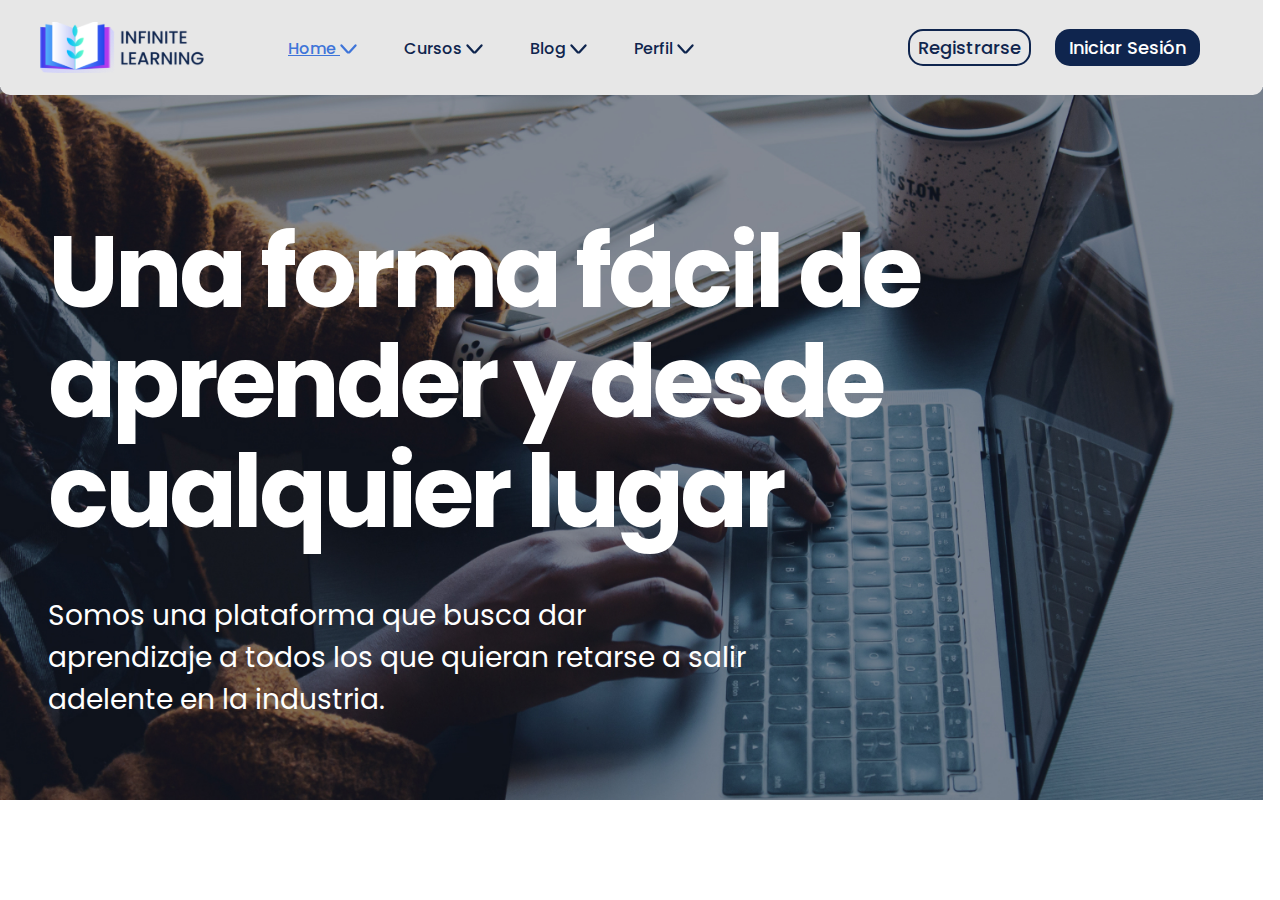
<file: pages/index.html>
<!DOCTYPE html>
<html lang="es">
<head>
  <meta charset="UTF-8">
  <meta http-equiv="X-UA-Compatible" content="IE=edge">
  <meta name="viewport" content="width=device-width, initial-scale=1.0">
  <link rel="preconnect" href="https://fonts.googleapis.com">
  <link rel="preconnect" href="https://fonts.gstatic.com" crossorigin>
  <link href="https://fonts.googleapis.com/css2?family=Poppins:wght@400;500;600;700&display=swap" rel="stylesheet">
  <link rel="stylesheet" href="../sass/styles.css"/>
  <title>Home</title>
</head>
<body>
  <header class="header header--background">
    <img class="header__logo" src="../images/logo-proyecto.svg" alt="">
    <nav>
      <a class="header__a header__a--press" href="../pages/home.html">Home <img class="header__arrow" src="../images/arrow-lightblue.svg" alt=""></a>
      <a class="header__a" href="../pages/curses.html">Cursos <img class="header__arrow" src="../images/arrow-blue.svg" alt=""></a>
      <a class="header__a" href="../pages/blog.html">Blog <img class="header__arrow" src="../images/arrow-blue.svg" alt=""></a>
      <a class="header__a" href="../pages/profile.html">Perfil <img class="header__arrow" src="../images/arrow-blue.svg" alt=""></a>
      <a class="header__sign-in" href="#">Registrarse</a>
      <a class="header__log-in" href="#">Iniciar Sesión</a>
    </nav>
  </header>
  <body>
    <h1 class="home__h1">Una forma fácil de aprender y desde cualquier lugar</h1>
    <p class="home__p">Somos una plataforma que busca dar <br> aprendizaje a todos los que quieran retarse a salir <br> adelente en la industria.</p>
    <img class="home__img" src="../images/home-img.jpg" alt="">
  </body>
</body>
</html>
</file>
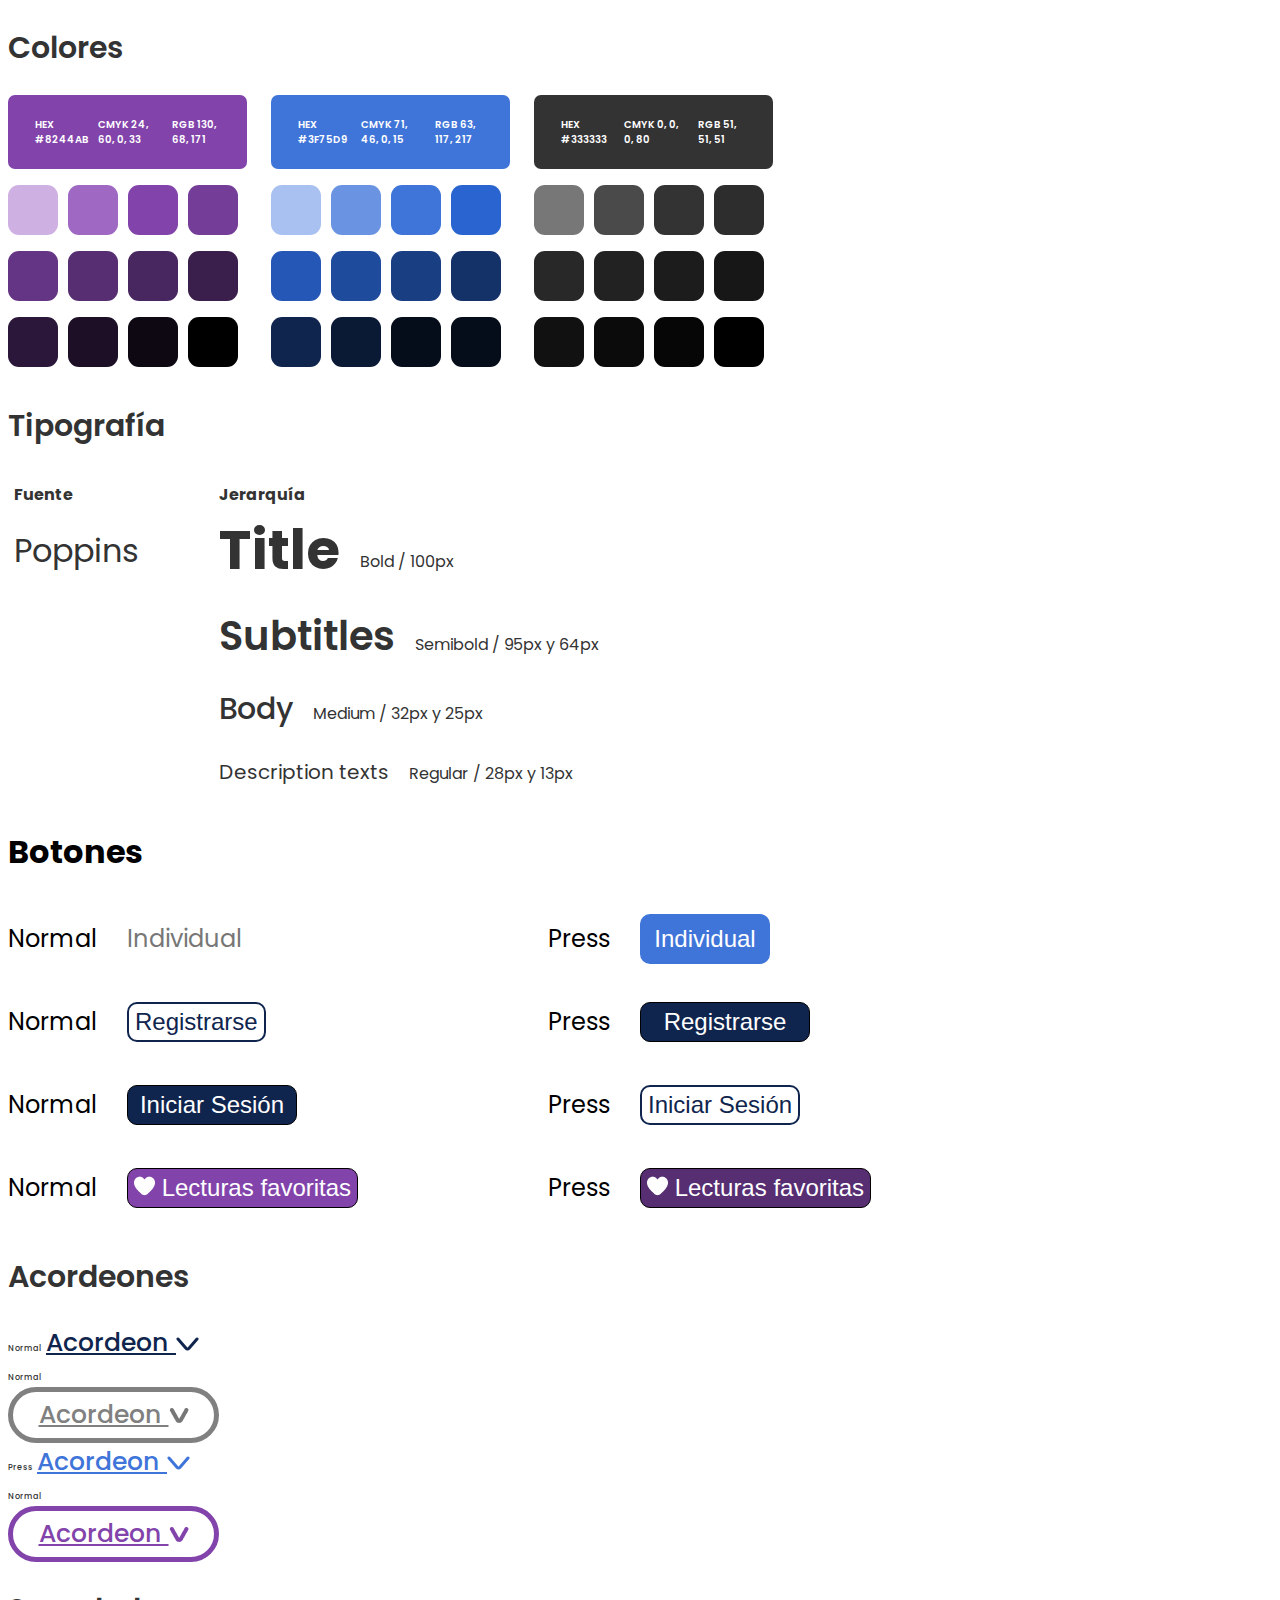
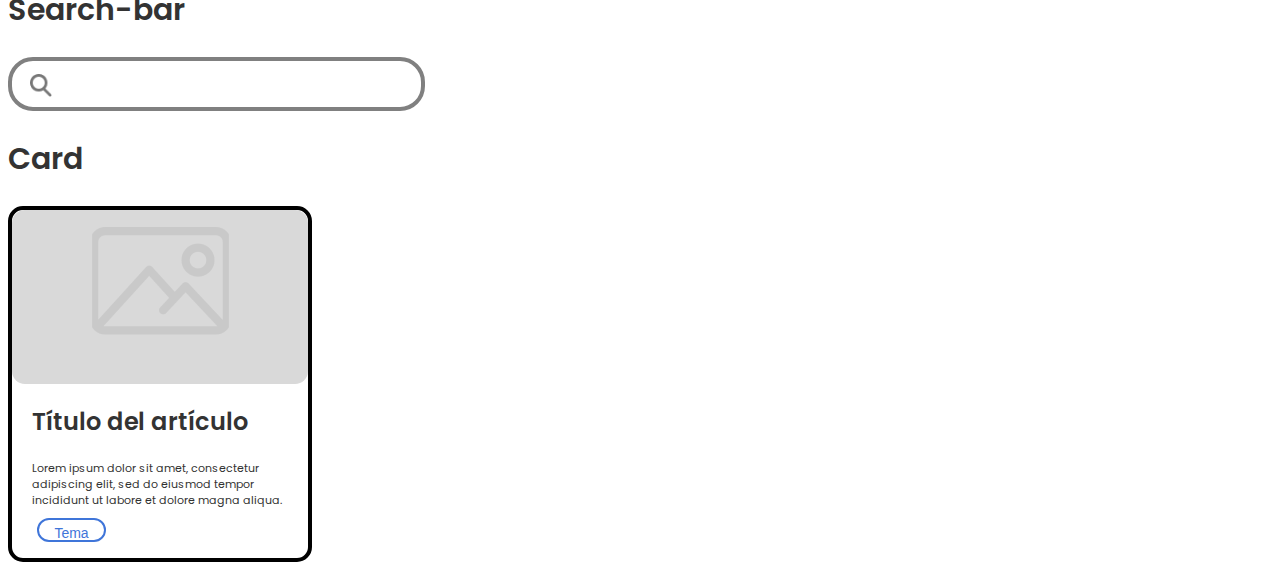
<file: desing.html>
<!DOCTYPE html>
<html lang="es">
  <head>
    <meta charset="UTF-8" />
    <meta http-equiv="X-UA-Compatible" content="IE=edge" />
    <meta name="viewport" content="width=device-width, initial-scale=1.0" />
    <link rel="preconnect" href="https://fonts.googleapis.com">
    <link rel="preconnect" href="https://fonts.gstatic.com" crossorigin>
    <link href="https://fonts.googleapis.com/css2?family=Poppins:wght@400;500;600;700&display=swap" rel="stylesheet">
    <link rel="stylesheet" href="sass/styles.css" />
    <title>Design System</title>
  </head>
  <body>
    <!--colors-->
    <section>
      <h2 class="color-title">Colores</h2>
        <div class="contain">
          <div>
            <div class="color__principal">
              <p class="color__text">HEX
                #8244AB</p>
              <p class="color__text color__text--variant">CMYK
                24, 60, 0, 33</p>
              <p class="color__text">RGB
                130, 68, 171</p>
            </div>
            <div>
              <ul class="flex violet__1">
              <li class="flex__contain"></li>
              <li class="flex__contain"></li>
              <li class="flex__contain"></li>
              <li class="flex__contain"></li>
              </ul>
              <ul class="flex violet__2">
                <li class="flex__contain"></li>
                <li class="flex__contain"></li>
                <li class="flex__contain"></li>
                <li class="flex__contain"></li>
              </ul>
              <ul class="flex violet__3">
                <li class="flex__contain"></li>
                <li class="flex__contain"></li>
                <li class="flex__contain"></li>
                <li class="flex__contain"></li>
              </ul>
            </div>
          </div>

          <div>
            <div class="color__principal secundario">
              <p class="color__text">HEX
                #3F75D9</p>
              <p class="color__text color__text--variant">CMYK
                71, 46, 0, 15</p>
              <p class="color__text">RGB
                63, 117, 217</p>
            </div>
            <div>
              <ul class="flex blue__1">
              <li class="flex__contain"></li>
              <li class="flex__contain"></li>
              <li class="flex__contain"></li>
              <li class="flex__contain"></li>
              </ul>
              <ul class="flex blue__2">
                <li class="flex__contain"></li>
                <li class="flex__contain"></li>
                <li class="flex__contain"></li>
                <li class="flex__contain"></li>
              </ul>
              <ul class="flex blue__3">
                <li class="flex__contain"></li>
                <li class="flex__contain"></li>
                <li class="flex__contain"></li>
                <li class="flex__contain"></li>
              </ul>
            </div>
          </div>

          <div>
            <div class="color__principal terciario">
              <p class="color__text">HEX
                #333333</p>
              <p class="color__text color__text--variant">CMYK
                0, 0, 0, 80</p>
              <p class="color__text">RGB
                51, 51, 51</p>
            </div>
            <div>
              <ul class="flex gray__1">
              <li class="flex__contain"></li>
              <li class="flex__contain"></li>
              <li class="flex__contain"></li>
              <li class="flex__contain"></li>
              </ul>
              <ul class="flex gray__2">
                <li class="flex__contain"></li>
                <li class="flex__contain"></li>
                <li class="flex__contain"></li>
                <li class="flex__contain"></li>
              </ul>
              <ul class="flex gray__3">
                <li class="flex__contain"></li>
                <li class="flex__contain"></li>
                <li class="flex__contain"></li>
                <li class="flex__contain"></li>
              </ul>
            </div>
          </div>
        </div>
    </section>

    <!--Font-->
    <section class="fonts">
      <h1 class="fonts__h1">Tipografía</h1>
      <div class="fonts--flex">
        <div class="fonts__div--margin">
          <h2 class="fonts__h2">Fuente</h2>
          <p class="fonts-poppins">Poppins</p>
        </div>
        <div>
          <h2 class="fonts__h2">Jerarquía</h2>
          <div class="fonts--flex">
            <p class="fonts__p--bold">Title</p>
            <span class="fonts__span span1">Bold / 100px</span>
          </div>
          <div class="fonts--flex">
            <p class="fonts__p--semibold">Subtitles</p>
            <span class="fonts__span span2">Semibold / 95px y 64px</span>
          </div>
          <div class="fonts--flex">
            <p class="fonts__p--medium">Body</p>
            <span class="fonts__span span3">Medium / 32px y 25px</span>
          </div>
          <div class="fonts--flex">
            <p class="fonts__p--regular">Description texts</p>
            <span class="fonts__span span4">Regular / 28px y 13px</span>
          </div>
        </div>
      </div>
    </section>

    <!--Buttons-->
    <section>
      <h1>Botones</h1>
      <div class="btn__section">
        <div>
          <div class="btn__section--position">
            <div>
              <p class="btn__section--p1">Normal</p>
            </div>
            <p class="btn__section--c">Individual</p>
          </div>
          <div class="btn__section--position">
            <div>
              <p class="btn__section--p1">Normal</p>
            </div>
            <button class="btn__btnForm btn--blue">Registrarse</button>
          </div>
          <div class="btn__section--position">
            <div>
              <p class="btn__section--p1">Normal</p>
            </div>
            <button class="btn__btnForm btn--darkBlue">Iniciar Sesión</button>
          </div>
          <div class="btn__section--position">
            <div>
              <p class="btn__section--p1">Normal</p>
            </div>
            <button class="btn__btnForm btn--purpleBasic"><img src="/images/white-heart.png" alt=""> Lecturas favoritas</button>
          </div>
        </div>
        <div>
          <div class="btn__section--position">
            <div>
              <p class="btn__section--p1">Press</p>
            </div>
            <button class="btn__btnForm btn--blueBasic">Individual</button>
          </div>
          <div class="btn__section--position">
            <div>
              <p class="btn__section--p1">Press</p>
            </div>
            <button class="btn__btnForm btn--darkBlue">Registrarse</button>
          </div>
          <div class="btn__section--position">
            <div>
              <p class="btn__section--p1">Press</p>
            </div>
            <button class="btn__btnForm btn--blue">Iniciar Sesión</button>
          </div>
          <div class="btn__section--position">
            <div>
              <p class="btn__section--p1">Press</p>
            </div>
            <button class="btn__btnForm btn--purpleTwo"><img src="/images/white-heart.png" alt=""> Lecturas favoritas</button>
          </div>
        </div>
      </div>
    </section>

    <!--Accordion__Search Bar-->
    <section class="accordion">
      <h2 class="accordion__title">Acordeones</h2>
      <div class="accordion__general">
        <span class="accordion__span">Normal</span>
        <a  class="accordion__link" href="#">Acordeon <img  src="images/arrow-blue.svg" alt=""></a>
      </div>
      <div class="accordion__general">
        <span class="accordion__span">Normal</span>
        <div class="accordion__oval">
          <a  class="accordion--link link--different" href="#">Acordeon <img src="images/arrow-grey.png" alt=""></a>
        </div>
        <div class="accordion__general">
        <span class="accordion__span">Press</span>
        <a class="accordion__link link--variant" href="">Acordeon <img src="images/arrow-lightblue.svg" alt=""></a>
      </div>
      <div class="accordion__general">
        <span class="accordion__span">Normal</span>
        <div class="accordion__oval oval--variant">
          <a class="accordion--link" href="#">Acordeon <img  src="images/arrow-purple.png" alt=""></a>
        </div>
      </div>
      <div class="search">
        <h2 class="search__title">Search-bar</h2>
        <div class="search__bar">
          <img class="search__img" src="images/lupa.png" alt="">
        </div>
      </div>
    </section>

    <!--Card-->
    <section>
      <!--Ema esta parte la creas tu-->
      <h2 class="card_h2">Card</h2>
      <div class="card">
        <div  class="background--img">
          <img src="images/image-icon.png" alt="imagen about money">
        </div>
        <h2 class="card__h2">Título del artículo</h2>
        <p class="card__p">Lorem ipsum dolor sit amet, consectetur adipiscing elit, sed do eiusmod tempor incididunt ut labore et
          dolore magna aliqua.</p>
        <button class="card__button">Tema</button>
      </div>
    </section>
  </body>
</html>
</file>
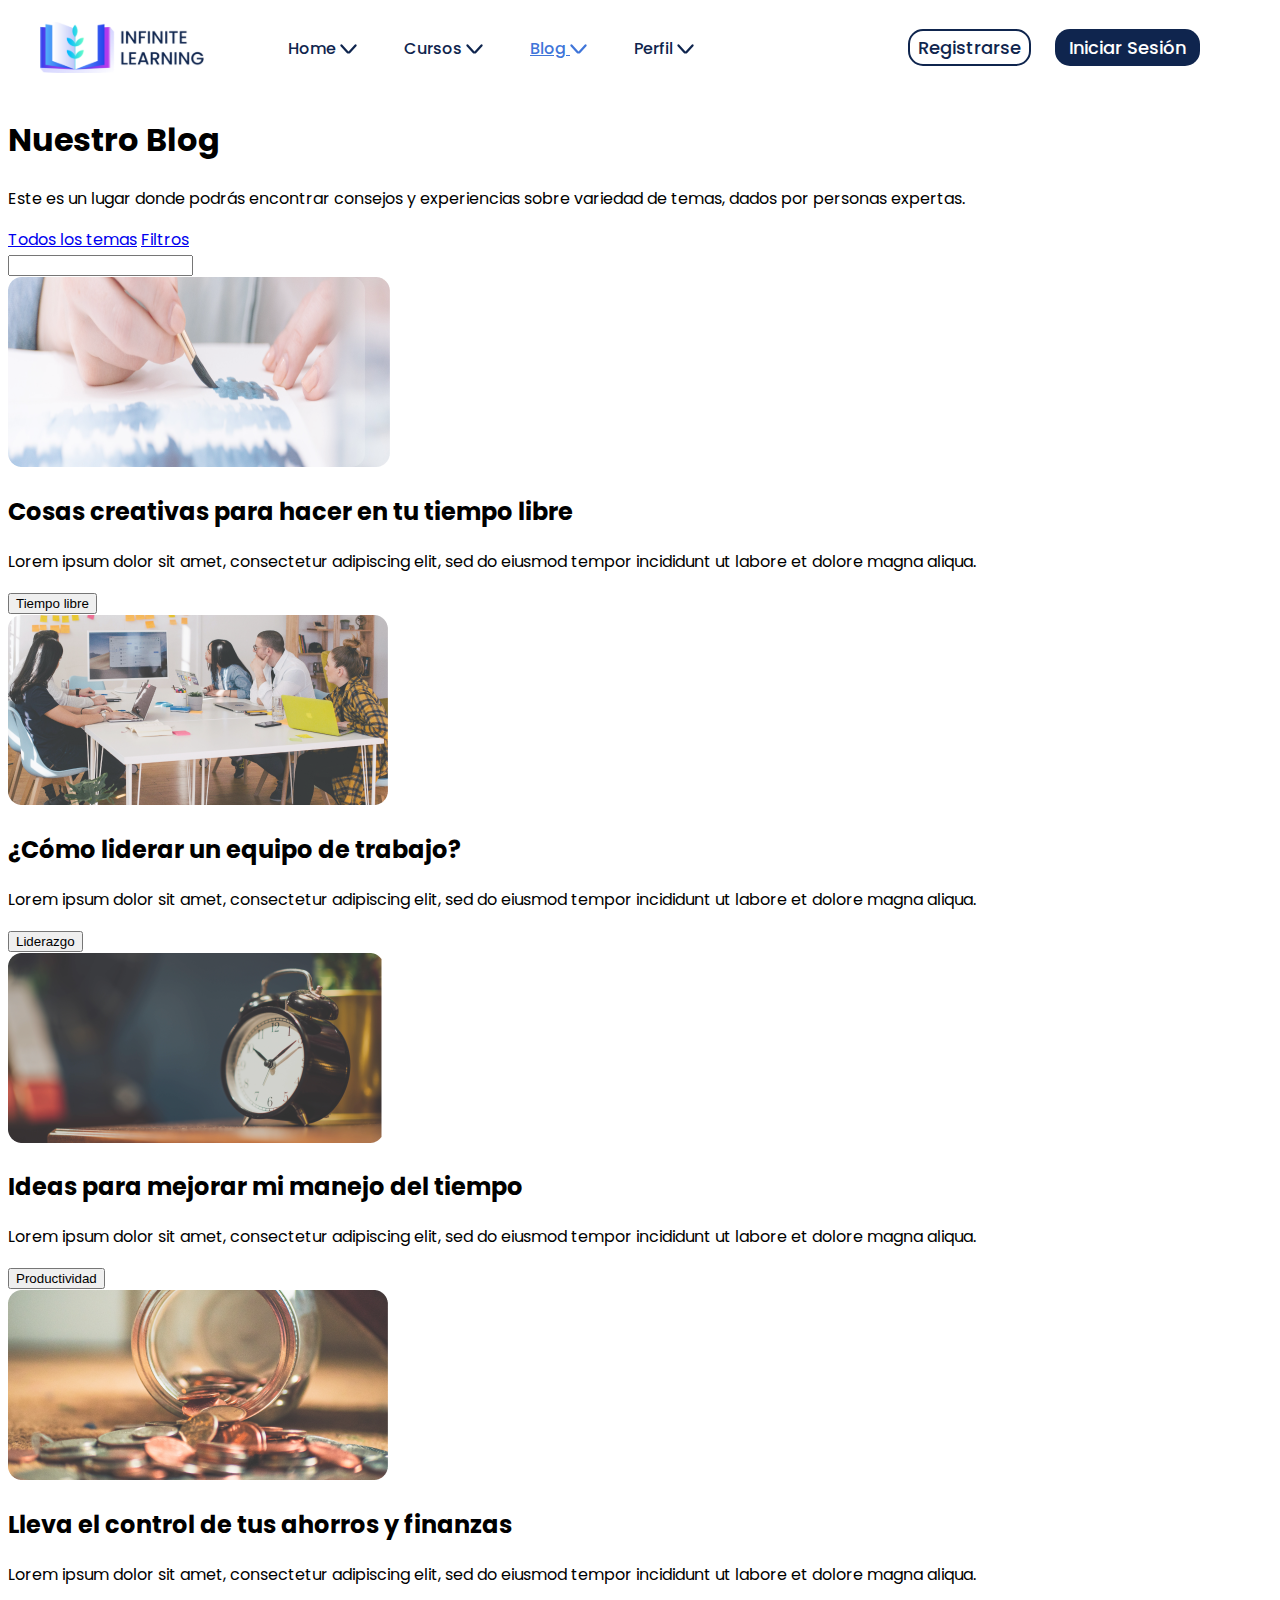
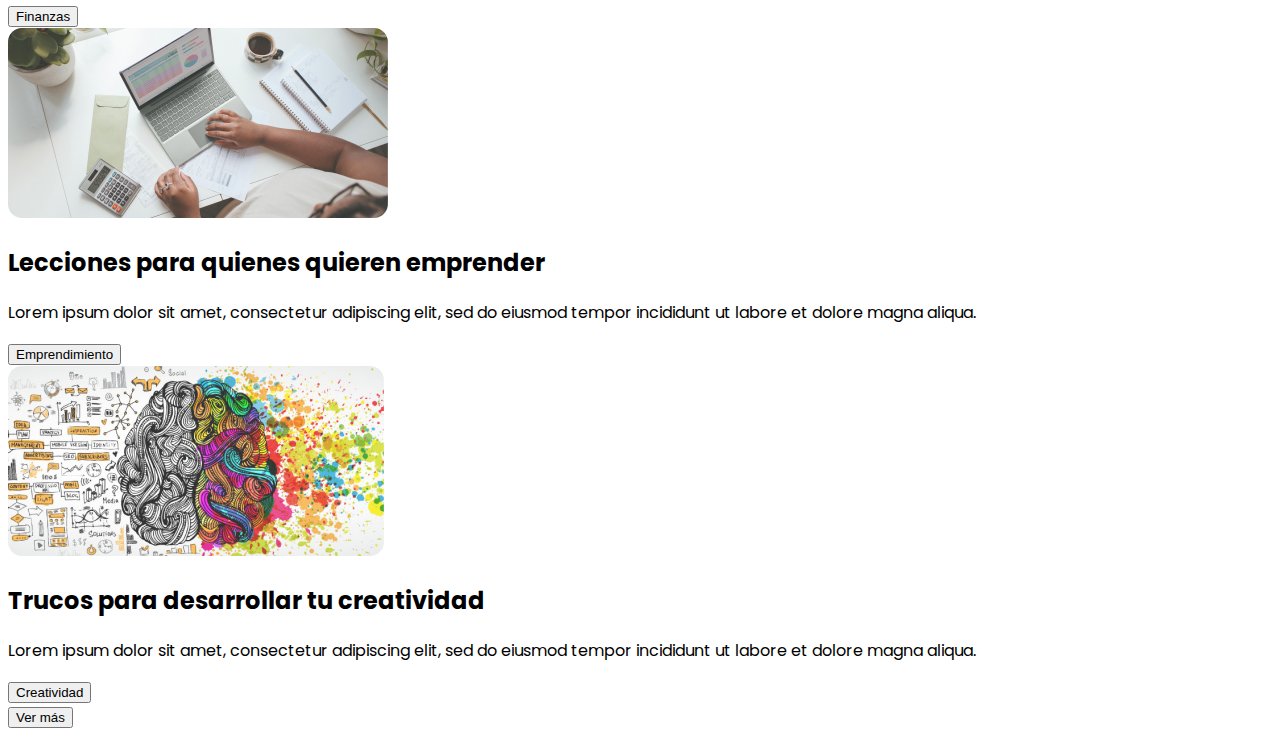
<file: pages/blog.html>
<!DOCTYPE html>
<html lang="es">
<head>
  <meta charset="UTF-8">
  <meta http-equiv="X-UA-Compatible" content="IE=edge">
  <meta name="viewport" content="width=device-width, initial-scale=1.0">
  <link rel="preconnect" href="https://fonts.googleapis.com">
  <link rel="preconnect" href="https://fonts.gstatic.com" crossorigin>
  <link href="https://fonts.googleapis.com/css2?family=Poppins:wght@400;500;600;700&display=swap" rel="stylesheet">
  <link rel="stylesheet" href="../sass/styles.css" />
  <title>Blog</title>
</head>
<body>
  <header class="header">
    <img class="header__logo" src="../images/logo-proyecto.svg" alt="">
    <nav>
      <a class="header__a" href="../pages/home.html">Home <img class="header__arrow" src="../images/arrow-blue.svg" alt=""></a>
      <a class="header__a" href="../pages/curses.html">Cursos <img class="header__arrow" src="../images/arrow-blue.svg" alt=""></a>
      <a class="header__a header__a--press" href="../pages/blog.html">Blog <img class="header__arrow" src="../images/arrow-lightblue.svg" alt=""></a>
      <a class="header__a" href="../pages/profile.html">Perfil <img class="header__arrow" src="../images/arrow-blue.svg" alt=""></a>
      <a class="header__sign-in" href="#">Registrarse</a>
      <a class="header__log-in" href="#">Iniciar Sesión</a>
    </nav>
  </header>
  <main>
    <h1>Nuestro Blog</h1>
    <p>Este es un lugar donde podrás encontrar 
      consejos y experiencias sobre variedad de temas, dados por personas expertas.</p>
    <section>
      <a href="#">Todos los temas</a>
      <a href="#">Filtros</a>
      <form action="search-form " method="get">
        <input type="search" name="search-form">
      </form>
    </section>
    <section>
      <div>
        <div>
          <img src="../images/free-time.png" alt="imagen about someone painting">
          <h2>Cosas creativas para
            hacer en tu tiempo libre</h2>
          <p>Lorem ipsum dolor sit amet, consectetur adipiscing elit, sed do eiusmod tempor incididunt ut labore et
            dolore magna aliqua. </p>
          <button>Tiempo libre</button>
        </div>
        <div>
          <img src="../images/leadership.png" alt="imagen abuot work team">
          <h2>¿Cómo liderar un equipo de trabajo?</h2>
          <p>Lorem ipsum dolor sit amet, consectetur adipiscing elit, sed do eiusmod tempor incididunt ut labore et
            dolore magna aliqua. </p>
          <button>Liderazgo</button>
        </div>
        <div>
          <img src="../images/productivity.png" alt="imagen about a clock">
          <h2>Ideas para mejorar mi manejo del tiempo</h2>
          <p>Lorem ipsum dolor sit amet, consectetur adipiscing elit, sed do eiusmod tempor incididunt ut labore et
            dolore magna aliqua. </p>
          <button>Productividad</button>
        </div>
      </div>
      <div>
        <div>
          <img src="../images/finance.png" alt="imagen about money">
          <h2>Lleva el control de tus 
            ahorros y finanzas</h2>
          <p>Lorem ipsum dolor sit amet, consectetur adipiscing elit, sed do eiusmod tempor incididunt ut labore et
            dolore magna aliqua. </p>
          <button>Finanzas</button>
        </div>
        <div>
          <img src="../images/entrepreneur.png" alt="imagen about someone learning in the computer">
          <h2>Lecciones para quienes 
            quieren emprender</h2>
          <p>Lorem ipsum dolor sit amet, consectetur adipiscing elit, sed do eiusmod tempor incididunt ut labore et
            dolore magna aliqua. </p>
          <button>Emprendimiento</button>
        </div>
        <div>
          <img src="../images/creativity.png" alt="imagen about brain creativity">
          <h2>Trucos para desarrollar 
            tu creatividad</h2>
          <p>Lorem ipsum dolor sit amet, consectetur adipiscing elit, sed do eiusmod tempor incididunt ut labore et
            dolore magna aliqua. </p>
          <button>Creatividad</button>
        </div>
      </div>
      <div>
        <button>Ver más</button>
      </div>
    </section>
  </main>
</body>
</html>
</file>
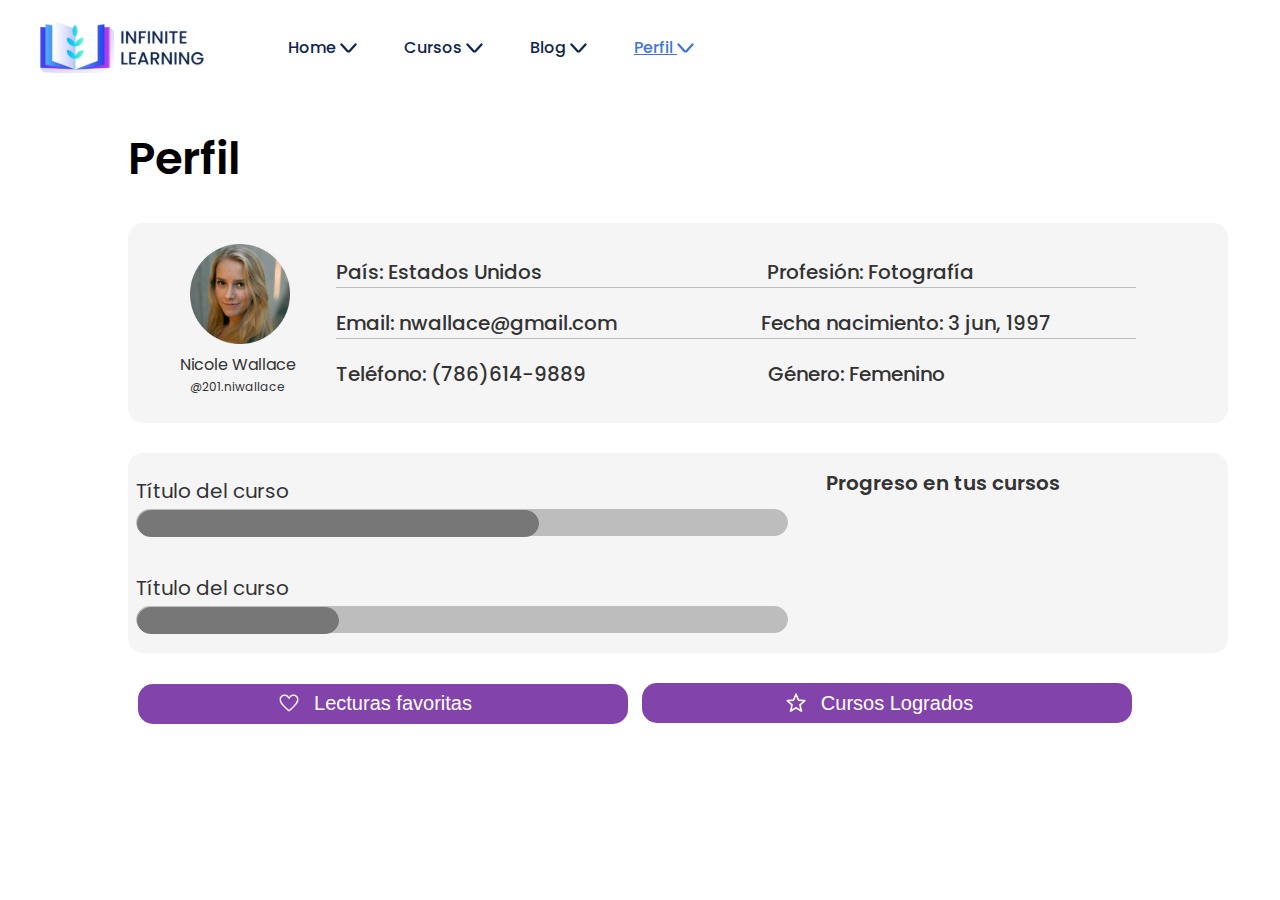
<file: pages/profile.html>
<!DOCTYPE html>
<html lang="es">
<head>
  <meta charset="UTF-8">
  <meta http-equiv="X-UA-Compatible" content="IE=edge">
  <meta name="viewport" content="width=device-width, initial-scale=1.0">
  <link rel="preconnect" href="https://fonts.googleapis.com">
  <link rel="preconnect" href="https://fonts.gstatic.com" crossorigin>
  <link href="https://fonts.googleapis.com/css2?family=Poppins:wght@400;500;600;700&display=swap" rel="stylesheet">
  <link rel="stylesheet" href="../sass/styles.css"/>
  <title>Profile</title>
</head>
<body>
  <header class="header">
    <img class="header__logo" src="../images/logo-proyecto.svg" alt="">
    <nav>
      <a class="header__a" href="../pages/home.html">Home <img class="header__arrow" src="../images/arrow-blue.svg" alt=""></a>
      <a class="header__a" href="../pages/curses.html">Cursos <img class="header__arrow" src="../images/arrow-blue.svg" alt=""></a>
      <a class="header__a" href="../pages/blog.html">Blog <img class="header__arrow" src="../images/arrow-blue.svg" alt=""></a>
      <a class="header__a header__a--press" href="../pages/profile.html">Perfil <img class="header__arrow" src="../images/arrow-lightblue.svg" alt=""></a>
    </nav>
  </header>
  <section class="profile__general">
    <h1 class="profile__h1">Perfil</h1>
    <div class="profile__div--position">
      <div class="profile--user">
        <img src="/images/profile_photo.png" alt="#" class="profile--img">
        <p>Nicole Wallace</p>
        <span class="profile__user--span">@201.niwallace</span>
      </div>
  
      <div class="profile__user">
        <p class="profile__user--p">País: Estados Unidos <span class="profile__user--span1">Profesión: Fotografía</span></p>
        <p class="profile__user--p">Email: nwallace@gmail.com <span class="profile__user--span2">Fecha nacimiento: 3 jun, 1997</span></p>
        <p class="profile__user--p color__border">Teléfono: (786)614-9889 <span class="profile__user--span3">Género: Femenino</span></p>
      </div>
    </div>

    <div class="profile__div--position">
      <div class="profile__curses">
        <div>
          <p class="profile__curses--p">Título del curso</p>
          <div class="profile__curses--bar">
            <div class="profile__curses--bar2"></div>
          </div>
        </div>
        <div>
          <p class="profile__curses--p">Título del curso</p>
          <div class="profile__curses--bar">
            <div class="profile__curses--bar2-1"></div>
          </div>
        </div>
      </div>
      <p class="profile__curses--p positionsubtitle">Progreso en tus cursos</p>
    </div>

    <button class="profile__btn"><img src="/images/white-empty-heart.png" alt="#" class="profile__btn--img">Lecturas favoritas</button>
    <button class="profile__btn"><img src="/images/star.png" alt="#" class="profile__btn--img">Cursos Logrados</button>
  </section>
</body>
</file>
<file: sass/styles.css>
body {
  font-family: "Poppins", sans-serif;
}

.accordion__title {
  font-weight: 600;
  font-size: 30px;
  line-height: 45px;
  color: #333333;
  width: 184px;
}

.accordion__span {
  font-weight: 500;
  font-size: 8px;
  line-height: 12px;
  color: #333333;
  width: 30px;
}

.accordion__link {
  font-weight: 500;
  font-size: 25px;
  line-height: 38px;
  color: #0F254E;
}

.link--variant {
  color: #3F75D9;
}

.accordion__oval {
  width: 193px;
  height: 38px;
  border: solid 5px grey;
  border-radius: 30px;
  text-align: center;
  padding: 4px;
}

.oval--variant {
  color: #8244AB;
  border: solid 5px #8244AB;
}

.accordion--link {
  font-weight: 500;
  font-size: 25px;
  line-height: 38px;
  color: #8244AB;
}

.link--different {
  color: gray;
}

.search__title {
  font-weight: 600;
  font-size: 30px;
  line-height: 45px;
  color: #333333;
}

.search__bar {
  width: 401px;
  height: 38px;
  border: solid 4px grey;
  border-radius: 25px;
  padding: 4px;
}

.search__img {
  max-width: 24px;
  max-height: 23px;
  margin-left: 14px;
  margin-top: 9px;
}

.fonts {
  color: #333333;
}

.fonts__h1 {
  font-weight: 600;
  font-size: 30px;
}

.fonts--flex {
  display: flex;
}

.fonts__div--margin {
  margin-right: 80px;
  margin-left: 6px;
}

.fonts__h2 {
  font-weight: 700;
  font-size: 16px;
}

.fonts-poppins {
  font-weight: 400;
  font-size: 32px;
  margin-top: 20px;
}

.fonts__p--bold {
  font-weight: 700;
  font-size: 55px;
  margin-top: -13px;
}

.fonts__span {
  margin-left: 20px;
}

.span1 {
  margin-top: 28px;
}

.fonts__p--semibold {
  font-weight: 600;
  font-size: 40px;
  margin-top: -40px;
}

.span2 {
  margin-top: -14px;
}

.fonts__p--medium {
  font-weight: 500;
  font-size: 30px;
  margin-top: -20px;
}

.span3 {
  margin-top: -5px;
}

.fonts__p--regular {
  font-size: 20px;
  margin-top: -5px;
}

.span4 {
  margin-top: -1px;
}

.btn__section {
  display: flex;
  font-size: 24px;
}

.btn__section--position {
  display: flex;
  margin-right: 40px;
  width: 500px;
  align-items: center;
}

.btn__section--p1 {
  margin-right: 30px;
}

.btn__btnForm {
  border: 1px solid #000;
  height: 40px;
  font-size: 24px;
  border-radius: 10px;
  background-color: white;
}

.btn__section--c {
  color: #777777;
  font-size: 24px;
}

.btn--blue {
  border: 2px solid #0F254E;
  color: #0F254E;
}

.btn--darkBlue {
  background-color: #0F254E;
  color: white;
  width: 170px;
}

.btn--purpleBasic {
  background-color: #8244AB;
  color: white;
}

.btn__section--c {
  color: #777777;
  font-size: 24px;
}

.btn--blue {
  border: 2px solid #0F254E;
  color: #0F254E;
}

.btn--darkBlue {
  background-color: #0F254E;
  color: white;
  width: 170px;
}

.btn--purpleBasic {
  background-color: #8244AB;
  color: white;
}

.btn--blueBasic {
  background-color: #3F75D9;
  color: white;
  border: none;
  width: 130px;
  height: 50px;
}

.btn--purpleTwo {
  background-color: #572E72;
  color: white;
}

.color-title {
  font-weight: 600;
  font-size: 30px;
  line-height: 45px;
  color: #333333;
}

.color__principal {
  width: 215px;
  height: 50px;
  background-color: #8244AB;
  border-radius: 7px;
  display: flex;
  padding: 12px;
}

.color__text {
  margin-left: 15px;
  width: 48px;
  font-weight: 600;
  font-size: 10px;
  line-height: 15px;
  color: #FFFFFF;
}

.color__text--variant {
  width: 59px;
}

.flex {
  width: 230px;
  height: 50px;
  display: flex;
  gap: 10px;
  list-style: none;
  padding: 0;
}

.flex__contain {
  width: 50px;
  height: 50px;
  background: #CFB0E3;
  border-radius: 11px;
}

.violet__1 li:nth-child(2) {
  background: #9F69C3;
}
.violet__1 li:nth-child(3) {
  background: #8244AB;
}
.violet__1 li:nth-child(4) {
  background: #743D98;
}

.violet__2 li:nth-child(1) {
  background: #653585;
}
.violet__2 li:nth-child(2) {
  background: #572E72;
}
.violet__2 li:nth-child(3) {
  background: #48265F;
}
.violet__2 li:nth-child(4) {
  background: #3A1E4C;
}

.violet__3 li:nth-child(1) {
  background: #2B1739;
}
.violet__3 li:nth-child(2) {
  background: #1D0F26;
}
.violet__3 li:nth-child(3) {
  background: #0E0813;
}
.violet__3 li:nth-child(4) {
  background: #000000;
}

.secundario {
  background: #3F75D9;
}

.blue__1 li:nth-child(1) {
  background: #A9C1F0;
}
.blue__1 li:nth-child(2) {
  background: #6A94E2;
}
.blue__1 li:nth-child(3) {
  background: #3F75D9;
}
.blue__1 li:nth-child(4) {
  background: #2964D0;
}

.blue__2 li:nth-child(1) {
  background: #2457B6;
}
.blue__2 li:nth-child(2) {
  background: #1F4B9C;
}
.blue__2 li:nth-child(3) {
  background: #1A3E82;
}
.blue__2 li:nth-child(4) {
  background: #153268;
}

.blue__3 li:nth-child(1) {
  background: #0F254E;
}
.blue__3 li:nth-child(2) {
  background: #0A1934;
}
.blue__3 li:nth-child(3) {
  background: #050C1A;
}
.blue__3 li:nth-child(4) {
  background: #050C1A;
}

.terciario {
  background: #333333;
}

.gray__1 li:nth-child(1) {
  background: #777777;
}
.gray__1 li:nth-child(2) {
  background: #4A4A4A;
}
.gray__1 li:nth-child(3) {
  background: #333333;
}
.gray__1 li:nth-child(4) {
  background: #2D2D2D;
}

.gray__2 li:nth-child(1) {
  background: #282828;
}
.gray__2 li:nth-child(2) {
  background: #222222;
}
.gray__2 li:nth-child(3) {
  background: #1C1C1C;
}
.gray__2 li:nth-child(4) {
  background: #171717;
}

.gray__3 li:nth-child(1) {
  background: #111111;
}
.gray__3 li:nth-child(2) {
  background: #0B0B0B;
}
.gray__3 li:nth-child(3) {
  background: #060606;
}
.gray__3 li:nth-child(4) {
  background: #000000;
}

.contain {
  display: flex;
  gap: 24px;
}

.card_h2 {
  font-weight: 600;
  font-size: 30px;
  line-height: 45px;
  color: #333333;
}

.card {
  width: 296px;
  height: 340px;
  border: 4px black solid;
  border-radius: 15px;
  position: relative;
  padding-bottom: 8px;
}

.background--img {
  width: 296.17px;
  height: 174.73px;
  background: #D9D9D9;
  border-radius: 13px;
  text-align: center;
}

.card__h2 {
  font-weight: 600;
  font-size: 24px;
  line-height: 36px;
  color: #333333;
  text-align: left;
  margin-left: 20px;
}

.card__p {
  width: 264.46px;
  height: 44.76px;
  font-weight: 400;
  font-size: 11px;
  line-height: 16px;
  color: #333333;
  text-align: left;
  margin-left: 20px;
}

.card__button {
  width: 69px;
  height: 24px;
  border: 2px solid #3F75D9;
  border-radius: 15px;
  color: #3F75D9;
  background: #ffffff;
  text-align: center;
  position: relative;
  left: 25px;
  margin-top: 2px;
  font-weight: 500;
  font-size: 14px;
  line-height: 24px;
}

.general-container {
  width: 1242px;
  margin: 0 auto;
}

.container {
  text-align: center;
}

.container__title {
  font-weight: 600;
  font-size: 95px;
  color: #333333;
}

.container__text {
  font-weight: 500;
  font-size: 32px;
  line-height: 48px;
  color: #777777;
  width: 784px;
  margin: 0 auto;
}

.navegation {
  display: flex;
  margin-top: 97px;
  margin-bottom: 126px;
  justify-content: space-between;
}

.navegation__btn1 {
  border: 3px solid #8244AB;
  border-radius: 15px;
  width: 271px;
  height: 38px;
  font-weight: 500;
  font-size: 25px;
  color: #8244AB;
  margin-right: 23px;
}

.navegation__btn2 {
  width: 139px;
  height: 38px;
  border: 3px solid #8244AB;
  border-radius: 15px;
  font-weight: 500;
  font-size: 25px;
  color: #8244AB;
}

.navegation__form {
  position: relative;
}

.navegation__form::before {
  content: url("/images/lupa.png");
  position: absolute;
  top: 7px;
  left: 11px;
}

.form__search {
  width: 401px;
  height: 38px;
  border: 3px solid #777777;
  border-radius: 15px;
}

.card-rows {
  width: 1244px;
  display: flex;
  margin-bottom: 70px;
}

.card-content {
  width: 395px;
  border: 4px solid #494949;
  border-radius: 25px;
  margin-right: 38px;
}

.card-content__img {
  width: 100%;
  border-radius: 20px;
}

.card-content__title {
  font-weight: 600;
  font-size: 27px;
  line-height: 40px;
  color: #333333;
  max-width: 374px;
  margin-left: 11px;
}

.card-content__text {
  font-weight: 400;
  font-size: 13px;
  color: #777777;
  max-width: 335.65px;
  margin-left: 13px;
}

.card-content__button {
  height: 25px;
  border: 2px solid #3F75D9;
  border-radius: 15px;
  font-weight: 500;
  font-size: 14px;
  color: #3F75D9;
  margin-left: 12px;
  margin-bottom: 20px;
}

.container-butt {
  text-align: center;
}

.container-butt__last {
  height: 38px;
  border: 3px solid #777777;
  border-radius: 15px;
  font-weight: 500;
  font-size: 25px;
  color: #777777;
}

.home__h1 {
  position: absolute;
  margin-top: 122px;
  font-size: 100px;
  color: white;
  margin-left: 40px;
  line-height: 110px;
  letter-spacing: -4px;
}

.home__p {
  position: absolute;
  margin-top: 500px;
  margin-left: 40px;
  color: white;
  font-size: 28px;
}

.home__img {
  width: 1263px;
  margin: -8px;
  margin-bottom: -14px;
}

.header {
  display: flex;
  align-items: center;
  height: 95px;
  width: 1263px;
  margin-left: -8px;
  margin-top: -8px;
}

.header--background {
  background-color: #E7E7E7;
  position: relative;
  border-bottom-left-radius: 10px;
  border-bottom-right-radius: 10px;
}

.header__logo {
  width: 164px;
  margin-left: 40px;
  margin-right: 41px;
}

.header__a {
  text-decoration: none;
  color: #0F254E;
  font-weight: 500;
  margin-left: 43px;
}

.header__a:hover {
  text-decoration: underline;
}

.header__a--press {
  text-decoration: underline;
  color: #3F75D9;
}

.header__arrow {
  width: 17px;
}

.header__sign-in {
  text-decoration: none;
  margin-left: 210px;
  border: 2px solid #0F254E;
  color: #0F254E;
  font-weight: 500;
  font-size: 18px;
  padding: 4px 8px;
  border-radius: 15px;
}

.header__log-in {
  text-decoration: none;
  margin-left: 20px;
  background-color: #0F254E;
  color: white;
  font-weight: 500;
  font-size: 18px;
  padding: 6px 14px;
  border-radius: 15px;
  width: 170px;
}

.profile__general {
  width: auto;
  height: 650px;
  margin: 10px 120px 10px 120px;
}

.profile__h1 {
  font-weight: 600;
  font-size: 45px;
}

.profile__div--position {
  display: flex;
  width: 1100px;
  height: 200px;
  background-color: #F5F5F5;
  border-radius: 15px;
  margin: 20px 0 30px;
  justify-content: center;
  align-items: center;
  color: #333333;
}

.profile__user {
  width: auto;
  height: auto;
  margin: 0px 40px 0px;
  position: relative;
}

.profile--img {
  width: 100px;
  position: relative;
  left: 10px;
  top: 15px;
}

.profile__user--span {
  font-size: 12px;
  position: relative;
  bottom: 20px;
  left: 10px;
}

.profile__user--p {
  font-size: 20px;
  font-weight: 500;
  width: 800px;
  border-bottom: 1px solid #BDBDBD;
}

.color__border {
  border: none;
}

.profile__user--span1 {
  position: relative;
  left: 220px;
}

.profile__user--span2 {
  position: relative;
  left: 139px;
}

.profile__user--span3 {
  position: relative;
  left: 177px;
}

.profile__curses {
  display: grid;
  width: 850px;
}

.profile__curses--p {
  font-size: 20px;
}

.profile__curses--bar {
  background: #BDBDBD;
  border: 1px solid #BDBDBD;
  border-radius: 20px;
  width: 650px;
  height: 25px;
  position: relative;
  bottom: 17px;
}

.profile__curses--bar2 {
  border: 1px solid #777777;
  width: 400px;
  height: 25px;
  border-radius: 20px;
  background: #777777;
}

.profile__curses--bar2-1 {
  width: 200px;
  border: 1px solid #777777;
  height: 25px;
  border-radius: 20px;
  background: #777777;
}

.positionsubtitle {
  position: relative;
  right: 160px;
  bottom: 70px;
  font-weight: 600;
}

.profile__btn {
  width: 490px;
  height: 40px;
  margin-left: 10px;
  border-radius: 15px;
  background: #8244AB;
  border: none;
  font-size: 20px;
  color: white;
  justify-content: center;
  align-items: center;
  cursor: pointer;
}

.profile__btn--img {
  width: 20px;
  position: relative;
  right: 15px;
  top: 2px;
}/*# sourceMappingURL=styles.css.map */
</file>
